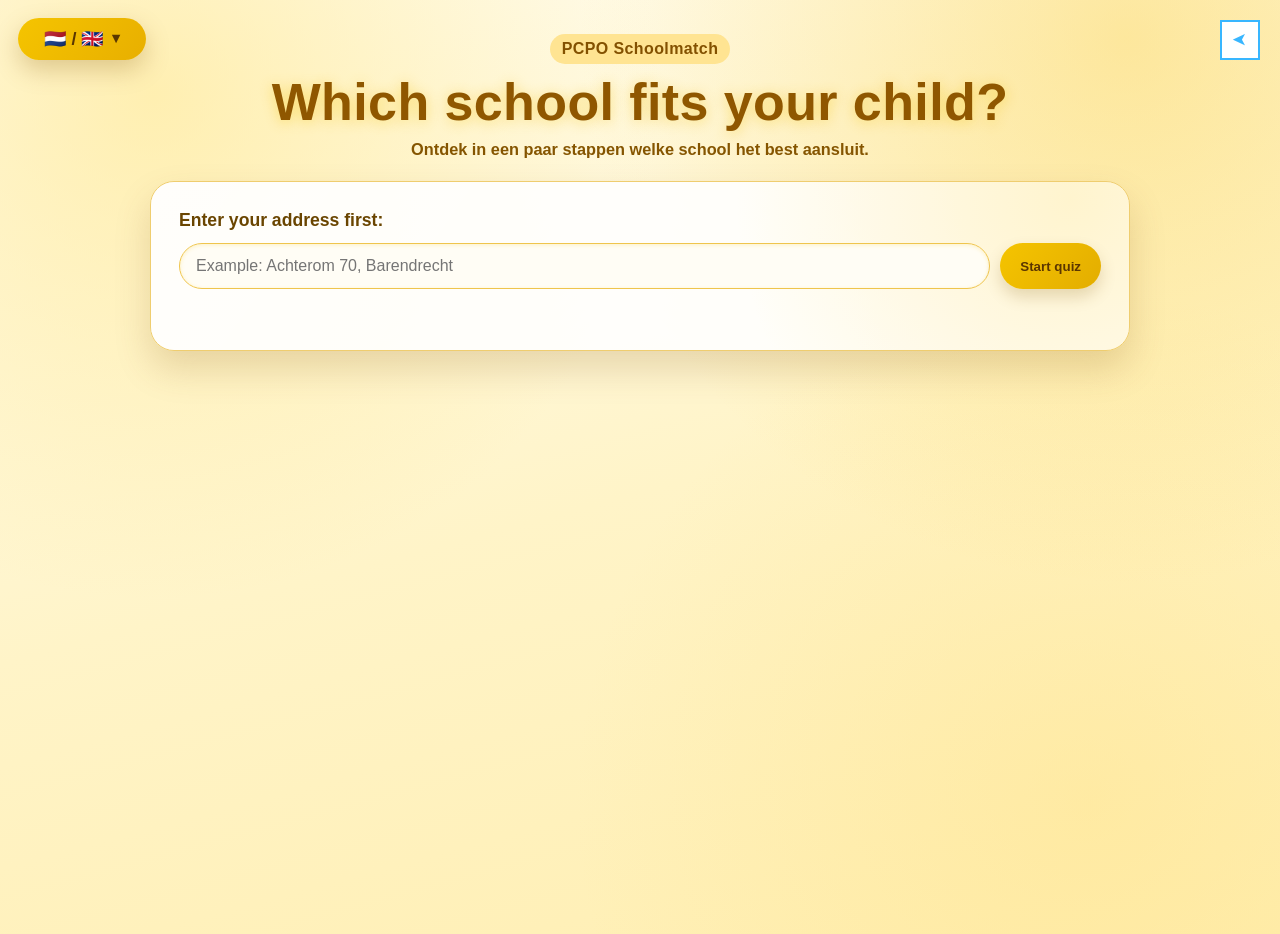
<file: pagina2.html>
<!DOCTYPE html>
<html lang="nl">
<head>
  <meta charset="UTF-8">
  <meta name="viewport" content="width=device-width, initial-scale=1.0">
  <title>Welke school past bij jouw kind?</title>
  <link rel="stylesheet" href="style.css">
</head>
<body class="quiz-page">
  <button id="menuToggle" aria-label="Open menu">➤</button>

  <nav id="sideMenu">
    <a href="pagina1.html" data-i18n="navSchoolInfo">Schoolinformatie</a>
    <a href="pagina2.html" data-i18n="navSchoolFit">Welke school past bij jouw kind?</a>
    <a href="pagina3.html" data-i18n="navSchools">Onze scholen</a>
    <a href="pagina4.html" data-i18n="navContact">Contact</a>
    <a href="index.html" style="padding: 40px; display:block;" data-i18n="navHome">Home</a>
  </nav>

  <div class="translate-controls" id="translateControls">
    <button id="languageToggle" class="language-toggle" type="button" aria-expanded="false" aria-controls="languageMenu" aria-label="Kies een taal">
      <span id="languageToggleFlag">🇳🇱 / 🇳🇱</span>
    </button>
    <div id="languageMenu" class="language-menu" hidden>
      <button type="button" data-language-option="nl">🇳🇱 NL</button>
      <button type="button" data-language-option="en">🇬🇧 EN</button>
      <button type="button" data-language-option="de">🇩🇪 DE</button>
      <button type="button" data-language-option="fr">🇫🇷 FR</button>
      <button type="button" data-language-option="es">🇪🇸 ES</button>
    </div>
    <label for="languageSelect" class="sr-only" data-i18n="translateLabel">Vertaal de hele pagina:</label>
    <select id="languageSelect" aria-label="Kies een taal" class="sr-only">
      <option value="nl">Nederlands</option>
      <option value="en">English</option>
      <option value="de">Deutsch</option>
      <option value="fr">Français</option>
      <option value="es">Español</option>
    </select>
  </div>

  <main class="quiz-wrapper">
    <header class="quiz-header">
      <p class="quiz-kicker">PCPO Schoolmatch</p>
      <h1 data-i18n="quizTitle">welke school past bij jouw kind?</h1>
      <p class="quiz-subtitle">Ontdek in een paar stappen welke school het best aansluit.</p>
    </header>

    <section class="quiz-card" aria-live="polite">
      <div id="quizIntro" class="quiz-intro">
        <label for="quizAddressInput" data-i18n="quizAddressLabel">Vul eerst je adres in:</label>
        <div class="quiz-address-row">
          <input id="quizAddressInput" type="text" data-i18n-placeholder="quizAddressPlaceholder" placeholder="Bijvoorbeeld: Achterom 70, Barendrecht">
          <button id="quizAddressStart" type="button" data-i18n="quizAddressButton">Start quiz</button>
        </div>
        <p id="quizAddressStatus" class="quiz-address-status"></p>
      </div>

      <div id="quizQuestionWrap" hidden>
        <p class="quiz-progress" id="quizProgress">Vraag 1 van 9</p>
        <h2 id="quizQuestion">Laden...</h2>
        <div id="quizOptions" class="quiz-options"></div>
      </div>

      <div id="quizResults" class="quiz-results" hidden>
        <h2 data-i18n="quizResultsTitle">Ranglijst best passende scholen</h2>
        <p class="quiz-top-match" id="quizTopMatch"></p>
        <ol id="quizRanking"></ol>
        <a id="quizReadMoreLink" href="pagina3.html" class="quiz-read-more-link"></a>
        <button id="restartQuiz" type="button" data-i18n="quizRestart">Quiz opnieuw doen</button>
      </div>
    </section>
  </main>

  <script src="app.js"></script>
</body>
</html>
</file>
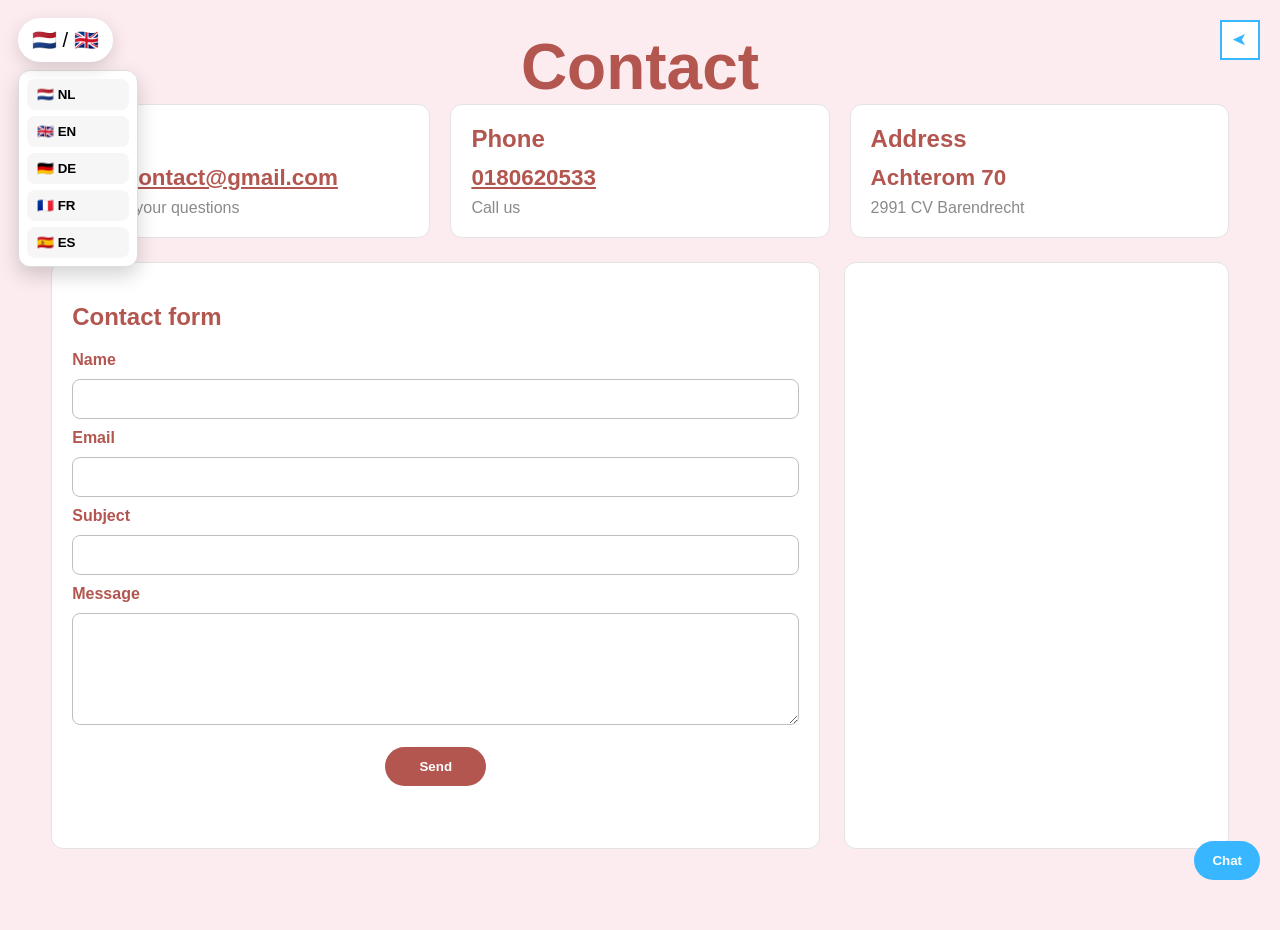
<file: pagina4.html>
<!DOCTYPE html>
<html lang="nl">
<head>
  <meta charset="UTF-8">
  <meta name="viewport" content="width=device-width, initial-scale=1.0">
  <title>Contact</title>
  <link rel="stylesheet" href="style.css">
</head>
<body class="contact-page">
  <button id="menuToggle" aria-label="Open menu">➤</button>

  <nav id="sideMenu">
    <a href="pagina1.html" data-i18n="navSchoolInfo">Schoolinformatie</a>
    <a href="pagina2.html" data-i18n="navSchoolFit">Welke school past bij jouw kind?</a>
    <a href="pagina3.html" data-i18n="navSchools">Onze scholen</a>
    <a href="pagina4.html" data-i18n="navContact">Contact</a>
    <a href="index.html" style="padding: 40px; display:block;" data-i18n="navHome">Home</a>
  </nav>

  <main class="contact-wrapper">
    <header class="contact-header">
      <h1 data-i18n="pageTitle">Contact</h1>
      <div class="translate-controls" id="translateControls">
        <button id="languageToggle" class="language-toggle" type="button" aria-expanded="false" aria-controls="languageMenu" aria-label="Kies een taal" data-i18n-aria-label="translateAria">
          <span id="languageToggleFlag">🇳🇱</span>
        </button>
        <div id="languageMenu" class="language-menu" hidden>
          <button type="button" data-language-option="nl">🇳🇱 NL</button>
          <button type="button" data-language-option="en">🇬🇧 EN</button>
          <button type="button" data-language-option="de">🇩🇪 DE</button>
          <button type="button" data-language-option="fr">🇫🇷 FR</button>
          <button type="button" data-language-option="es">🇪🇸 ES</button>
        </div>
        <label for="languageSelect" class="sr-only" data-i18n="translateLabel">Vertaal de hele pagina:</label>
        <select id="languageSelect" aria-label="Kies een taal" class="sr-only" data-i18n-aria-label="translateAria">
          <option value="nl">Nederlands</option>
          <option value="en">English</option>
          <option value="de">Deutsch</option>
          <option value="fr">Français</option>
          <option value="es">Español</option>
        </select>
      </div>
    </header>

    <section class="contact-cards" aria-label="Contactinformatie">
      <article class="contact-card">
        <h2 data-i18n="emailTitle">E-mail</h2>
        <p><a href="mailto:pcpocontact@gmail.com">pcpocontact@gmail.com</a></p>
        <span data-i18n="emailText">Mail ons je vragen</span>
      </article>

      <article class="contact-card">
        <h2 data-i18n="phoneTitle">Telefoon</h2>
        <p><a href="tel:0180620533">0180620533</a></p>
        <span data-i18n="phoneText">Bel ons</span>
      </article>

      <article class="contact-card">
        <h2 data-i18n="addressTitle">Adres</h2>
        <p>Achterom 70</p>
        <span>2991 CV Barendrecht</span>
      </article>
    </section>

    <section class="contact-grid">
      <div class="contact-form-box">
        <h2 data-i18n="formTitle">Contactformulier</h2>
        <form id="contactForm">
          <label for="name" data-i18n="labelName">Naam</label>
          <input id="name" name="name" required>

          <label for="email" data-i18n="labelEmail">E-mail</label>
          <input id="email" name="email" type="email" required>

          <label for="subject" data-i18n="labelSubject">Onderwerp</label>
          <input id="subject" name="subject" required>

          <label for="message" data-i18n="labelMessage">Bericht</label>
          <textarea id="message" name="message" rows="5" required></textarea>

          <button id="contactSubmit" type="submit" data-i18n="submit">Verzenden</button>
          <p id="formFeedback" class="form-feedback" aria-live="polite"></p>
        </form>
      </div>

      <aside class="contact-side">
        <iframe
          title="Kaart van PCPO"
          src="https://www.google.com/maps?q=Achterom+70+Barendrecht&output=embed"
          loading="lazy"
          referrerpolicy="no-referrer-when-downgrade">
        </iframe>
      </aside>
    </section>
  </main>

  <button id="chatToggle" class="chat-toggle" aria-expanded="false" aria-controls="chatbotPanel">Chat</button>

  <section id="chatbotPanel" class="chatbot" aria-live="polite" hidden>
    <div class="chat-header">
      <h3 data-i18n="chatTitle">PCPO Chatbot</h3>
      <button id="chatClose" type="button" aria-label="Chat sluiten">✕</button>
    </div>

    <p class="chat-status" id="chatStatus" data-i18n="chatStatus">Online • We reageren direct</p>

    <div id="chatMessages" class="chat-messages"></div>

    <div class="chat-quick-actions" id="chatQuickActions">
      <button type="button" data-question-key="qaEmail" data-i18n="qaEmail">E-mailadres</button>
      <button type="button" data-question-key="qaPhone" data-i18n="qaPhone">Telefoon</button>
      <button type="button" data-question-key="qaAddress" data-i18n="qaAddress">Adres</button>
      <button type="button" data-question-key="qaContact" data-i18n="qaContact">Contact opnemen</button>
    </div>

    <form id="chatForm" class="chat-form">
      <input id="chatInput" autocomplete="off" required>
      <button id="chatSend" type="submit" data-i18n="chatSend">Verstuur</button>
    </form>

    <button id="chatReset" class="chat-reset" type="button" data-i18n="chatReset">Chat legen</button>
  </section>

  <script src="app.js"></script>
  <script src="chat.js"></script>
</body>
</html>
</file>
<file: style.css>
/* Reset */
:root {
  --pcpo-red: #38B6FF;
  --pcpo-yellow: #F5C400;
}

*,
*::before,
*::after {
  box-sizing: border-box;
}

body {
  margin: 0;
  font-family: Arial, sans-serif;
  background-image: url('images/wat-is-pcpo.png');
  background-size: cover;
  background-position: center 30%;
  background-repeat: no-repeat;
  min-height: 100vh;
}
.pagina1-car {
  position: fixed;
  left: 14vw;
  top: 92vh;
  width: clamp(180px, 24vw, 360px);
  height: auto;
  z-index: 20;
  pointer-events: none;
  animation: drive-roundabout 14s linear infinite;
  transform-origin: center center;
}

/*@keyframes drive-roundabout {
  0% {
    left: 11vw;
    bottom: 12vh;
    transform: rotate(-10deg);
    opacity: 1;
  }
  70% {
    left: 11vw;
    bottom: 12vh;
    transform: rotate(-10deg);
    opacity: 1;
  }
  90% {
    left: 17vw;
    top: 51vh;
    transform: rotate(-30deg);
    opacity: 0;
  
  }
}*/
.pagina1-page {
  background-image: url('images/PCPO.rotonde.png');
  background-size: 160vh;
  background-position: 0% 0%;
  background-repeat: no-repeat;
}
.video-section {
  margin: -13px 0 0 4.25vw;
  width: fit-content;
  display: flex;
  flex-direction: column;
  align-items: flex-start;
}

.video-section__title {
  margin: 12px 0 0;
  color: #ff0000;
  font-size: clamp(30px, 3vw, 48px);
}
.video-cube {
  position: relative;
  width: clamp(200px, 20vw, 409px);
  aspect-ratio: 1 / 1;
  z-index: 10;
  border: 0px solid rgba(255, 255, 255, 0.65);
  border-radius: 0px;
  padding: 0;
  background: transparent;
  cursor: pointer;
  overflow: hidden;
  box-shadow: 0 0px 0px rgba(0, 0, 0, 0.45);
}

.video-cube__thumbnail {
  width: 90%;
  height: 90%;
  object-fit: cover;
  display: block;
}

.video-cube__play {
  position: absolute;
  top: 50%;
  left: 50%;
  transform: translate(-50%, -50%);
  width: 64px;
  height: 64px;
  display: inline-flex;
  align-items: center;
  justify-content: center;
  border-radius: 50%;
  background: rgba(0, 0, 0, 0.55);
  color: #fff;
  font-size: 30px;
  border: 2px solid rgba(255, 255, 255, 0.75);
}

.video-cube:focus-visible,
.video-modal__close:focus-visible {
  outline: 4px solid var(--pcpo-yellow);
  outline-offset: 4px;
}

.video-modal {
  position: fixed;
  inset: 0;
  display: none;
  align-items: center;
  justify-content: center;
  background: rgba(0, 0, 0, 0.85);
  z-index: 1200;
  padding: 20px;
}

.video-modal.open {
  display: flex;
}

.video-modal__frame {
  width: min(96vw, 1400px);
  aspect-ratio: 16 / 9;
  height: auto;
  max-height: 92vh;
  border: 0;
}

.video-modal__close {
  position: absolute;
  top: 18px;
  right: 18px;
  width: 44px;
  height: 44px;
  border: 0;
  border-radius: 50%;
  background: #fff;
  color: #000000;
  font-size: 24px;
  line-height: 1;
  cursor: pointer;
}

/* MENU TOGGLE */
#menuToggle {
  position: fixed;
  top: 20px;
  right: 20px;
  width: 40px;
  height: 40px;
  border: 2px solid var(--pcpo-red);
  background: white;
  color: var(--pcpo-red);
  cursor: pointer;
  font-size: 18px;
  transition: transform 0.3s ease, right 0.3s ease;
  z-index: 1000;
  transform: rotate(180deg);
  display: flex;
  align-items: center;
  justify-content: center;
}

#menuToggle.open {
  transform: rotate(0deg);
  right: 280px;
}

/* SIDE MENU – FULL HEIGHT */
#sideMenu {
  position: fixed;
  top: 0;
  right: -280px;
  width: 260px;
  height: 100vh;
  background: var(--pcpo-red);
  border-radius: 35px 35px 0 0;
  padding-top: 70px;
  transition: right 0.3s ease;
  box-shadow: -4px 0 15px rgba(0,0,0,0.3);
  overflow: hidden;
  z-index: 9999;
}

#sideMenu::before {
  content: "";
  position: absolute;
  top: 70px;
  left: 0;
  right: 0;
  bottom: 0;
  background: white;
  border-radius: 0;
  z-index: 0;
}

#sideMenu.open {
  right: 0;
}

#sideMenu a {
  position: relative;
  z-index: 1;
  display: block;
  margin: 16px 20px;
  padding: 16px 0;
  background: var(--pcpo-red);
  color: white;
  text-decoration: none;
  text-align: center;
  font-weight: bold;
  font-size: 20px;
  border-radius: 30px;
  border: none;
}

/* Slideshow container */
.slideshow-container {
  max-width: 600px;
  margin: 100px auto 0;
  position: relative;
}

.slide {
  display: none;
}

.slide img {
  width: 100%;
  border: clamp(12px, 5vw, 40px) solid var(--pcpo-yellow);
  border-radius: 8px;
}

.welcome-title {
  margin-top: 100px;
  margin-bottom: 20px;
  text-align: center;
  color: var(--pcpo-yellow);
  font-size: 72px;
  font-weight: bold;
}

.fade {
  animation: fadeEffect 2s;
}

@keyframes fadeEffect {
  0% { opacity: 0; }
  10% { opacity: 1; }
  33% { opacity: 1; }
  43% { opacity: 0; }
  100% { opacity: 0; }
}
.slideshow-container2 {
  max-width: 1190px;
  margin: 90px auto 0;
  position: cover;
}

.slide {
  display: none;
}

.slide img {
  width: 100%;
  border: clamp(00px, 0vw, 0px) solid var(--pcpo-red);
  border-radius: 0px;
}

.welcome-title {
  margin-top: 0px;
  margin-bottom: 20px;
  text-align: center;
  color: var(--pcpo-yellow);
  font-size: 72px;
  font-weight: bold;
}

.fade {
  animation: fadeEffect 2s;
}

@keyframes fadeEffect {
  0% { opacity: 0; }
  10% { opacity: 1; }
  33% { opacity: 1; }
  43% { opacity: 0; }
  100% { opacity: 0; }
}

@media (max-width: 767px) {
  body.index-page {
    background-image: url('images/telefoon-achtergrond-index.html.jpg') !important;
  }

  body.pagina1-page {
    background-image: url('images/telefoon-pagina1.jpg') !important;
  }

  body[data-device="phone"] .video-section {
    margin: 18vh auto 0;
    width: 90vw;
    align-items: center;
    text-align: center;
    gap: 14px;
  }

  body[data-device="phone"] .video-cube {
    width: min(72vw, 310px);
    margin: 0 auto;
  }

  body[data-device="phone"] .video-cube__thumbnail {
    width: 100%;
    height: auto;
  }

  body[data-device="phone"] .video-section__title {
    font-size: clamp(28px, 9vw, 52px);
  }

  body[data-device="phone"] .top-overlay-image {
    top: 90px !important;
    width: 94vw !important;
    height: clamp(240px, 38vh, 420px) !important;
    background-size: contain !important;
    background-position: center top !important;
  }
}

@media (min-width: 768px) and (max-width: 1199px) {
  body.index-page {
    background-image: url('images/index.achtergrond-beeldschermgroote2.jpg') !important;
  }

  body.pagina1-page {
    background-image: url('images/PCPO.rotonde.png') !important;
    background-position: 8% 0% !important;
    background-size: 150vh !important;
  }

  body[data-device="tablet"] .video-section {
    margin: 10vh 0 0 6vw;
    width: fit-content;
    align-items: flex-start;
    gap: 10px;
  }

  body[data-device="tablet"] .video-cube {
    width: clamp(240px, 34vw, 360px);
  }

  body[data-device="tablet"] .video-section__title {
    font-size: clamp(34px, 4.5vw, 54px);
  }

  body[data-device="tablet"] .top-overlay-image {
    top: 190px !important;
    width: min(92vw, 1050px) !important;
    height: clamp(320px, 50vh, 620px) !important;
  }
}

@media (min-width: 1200px) {
  body.index-page {
    background-image: url('images/achtergrond.jpg') !important;
  }

  body.pagina1-page {
    background-image: url('images/PCPO.rotonde.png') !important;
    background-position: 0% 0% !important;
    background-size: 160vh !important;
  }

  body[data-device="laptop"] .video-section {
    margin: -13px 0 0 4.25vw;
  }

  body[data-device="laptop"] .video-cube {
    width: clamp(200px, 20vw, 409px);
  }

  body[data-device="laptop"] .video-section__title {
    font-size: clamp(30px, 3vw, 48px);
  }

  body[data-device="laptop"] .top-overlay-image {
    top: 300px !important;
    width: min(92vw, 1100px) !important;
    height: clamp(220px, 55vh, 700px) !important;
  }

  #sideMenu {
    width: calc(20hv + 10px);
    right: -360px;
  }

  #sideMenu a {
    font-size: 22px;
  }
}

.top-overlay-image {
  position: absolute;
  top: 300px;
  left: 50%;
  width: min(92vw, 1100px);
  height: clamp(220px, 55vh, 700px);
  transform: translateX(-50%);
  background-image: url('images/text.achtergrond.png');
  background-size: contain;
  background-position: center top;
  background-repeat: no-repeat;
  z-index: 3000;
  pointer-events: none;
}

/* Contact page */
.contact-page {
  background: #fcecef;
  color: #b2564f;
}

.contact-wrapper {
  width: min(1200px, 92vw);
  margin: 30px auto 60px;
}

.contact-header h1 {
  text-align: center;
  font-size: clamp(2.2rem, 5vw, 4rem);
  margin: 0;
}

.translate-controls {
  position: fixed;
  top: 18px;
  left: 18px;
  z-index: 3200;
}

.language-toggle {
  border: 0;
  background: #fff;
  border-radius: 999px;
  padding: 10px 14px;
  font-size: 20px;
  box-shadow: 0 6px 18px rgba(0, 0, 0, 0.15);
  cursor: pointer;
}

.language-menu {
  margin-top: 8px;
  background: #fff;
  border: 1px solid #ddd;
  border-radius: 12px;
  padding: 8px;
  display: grid;
  gap: 6px;
  min-width: 120px;
  box-shadow: 0 8px 20px rgba(0, 0, 0, 0.18);
}

.language-menu button {
  border: 0;
  background: #f6f6f6;
  border-radius: 8px;
  padding: 8px 10px;
  text-align: left;
  cursor: pointer;
  font-weight: 700;
}

.language-menu button:hover {
  background: #ececec;
}

.sr-only {
  position: absolute;
  width: 1px;
  height: 1px;
  padding: 0;
  margin: -1px;
  overflow: hidden;
  clip: rect(0, 0, 0, 0);
  white-space: nowrap;
  border: 0;
}

.contact-cards {
  display: grid;
  grid-template-columns: repeat(3, 1fr);
  gap: 20px;
}

.contact-card,
.contact-form-box,
.contact-side {
  background: white;
  border: 1px solid #e3e3e3;
  border-radius: 12px;
  padding: 20px;
}

.contact-card h2 {
  margin: 0 0 12px;
}

.contact-card p {
  margin: 0;
  font-size: 1.4rem;
  font-weight: 700;
}

.contact-card a {
  color: inherit;
}

.contact-card span {
  display: block;
  margin-top: 8px;
  color: #8a8a8a;
}

.contact-grid {
  margin-top: 24px;
  display: grid;
  grid-template-columns: 2fr 1fr;
  gap: 24px;
}

#contactForm {
  display: grid;
  gap: 10px;
}

#contactForm label {
  font-weight: 700;
}

#contactForm input,
#contactForm textarea {
  width: 100%;
  border: 1px solid #bfbfbf;
  border-radius: 8px;
  padding: 10px;
  font: inherit;
}

#contactForm button {
  justify-self: center;
  margin-top: 12px;
  background: #b2564f;
  color: white;
  border: 0;
  border-radius: 999px;
  font-weight: 700;
  padding: 12px 34px;
  cursor: pointer;
}

.contact-side iframe {
  width: 100%;
  min-height: 280px;
  border: 0;
  border-radius: 10px;
}

.chat-toggle {
  position: fixed;
  right: 20px;
  bottom: 20px;
  z-index: 3000;
  border: 0;
  border-radius: 999px;
  padding: 12px 18px;
  font-weight: 700;
  background: #38B6FF;
  color: white;
  cursor: pointer;
}

.chatbot {
  position: fixed;
  right: 20px;
  bottom: 74px;
  width: min(360px, 92vw);
  background: white;
  border: 1px solid #ddd;
  border-radius: 12px;
  box-shadow: 0 8px 24px rgba(0, 0, 0, 0.15);
  z-index: 3000;
  padding: 12px;
}

.chat-header {
  display: flex;
  align-items: center;
  justify-content: space-between;
  gap: 10px;
  margin-bottom: 8px;
}

.chat-header h3 {
  margin: 0;
}

#chatClose {
  border: 0;
  background: #f4f4f4;
  width: 32px;
  height: 32px;
  border-radius: 50%;
  cursor: pointer;
}

.chat-status {
  margin: 0 0 10px;
  color: #6f6f6f;
  font-size: 0.9rem;
}

.chat-messages {
  height: 220px;
  overflow-y: auto;
  border: 1px solid #eee;
  border-radius: 8px;
  padding: 10px;
  margin-bottom: 10px;
  background: #fcfcfc;
}

.chat-messages p {
  margin: 0 0 8px;
  padding: 8px 10px;
  border-radius: 8px;
  max-width: 94%;
  line-height: 1.35;
}

.chat-messages .user {
  margin-left: auto;
  background: #e8f6ff;
}

.chat-messages .bot {
  background: #f4f4f4;
}

.chat-messages .typing {
  font-style: italic;
  color: #777;
}

.chat-quick-actions {
  display: flex;
  flex-wrap: wrap;
  gap: 6px;
  margin-bottom: 10px;
}

.chat-quick-actions button {
  border: 1px solid #d7d7d7;
  background: #fff;
  border-radius: 999px;
  padding: 6px 10px;
  font-size: 0.8rem;
  cursor: pointer;
}

.chat-form {
  display: flex;
  gap: 8px;
}

.chat-form input {
  flex: 1;
  border: 1px solid #bfbfbf;
  border-radius: 8px;
  padding: 8px;
}

.chat-form button,
.chat-reset {
  border: 0;
  border-radius: 8px;
  background: #38B6FF;
  color: #fff;
  padding: 8px 10px;
  cursor: pointer;
}

.chat-reset {
  margin-top: 8px;
  width: 100%;
}

@media (max-width: 900px) {
  .contact-cards,
  .contact-grid {
    grid-template-columns: 1fr;
  }

  .chatbot {
    right: 12px;
    bottom: 68px;
    width: min(95vw, 420px);
  }

  .chat-toggle {
    right: 12px;
    bottom: 12px;
  }
}

/* Quiz page */
.quiz-page {
  background:
    radial-gradient(circle at 12% 10%, rgba(255, 229, 130, 0.55), transparent 36%),
    radial-gradient(circle at 88% 4%, rgba(250, 205, 60, 0.4), transparent 38%),
    radial-gradient(circle at 85% 86%, rgba(255, 222, 120, 0.32), transparent 38%),
    linear-gradient(165deg, #fffdf3 0%, #fff4c8 52%, #ffeeb0 100%);
  color: #6a4500;
}

.quiz-page .translate-controls {
  position: fixed;
  top: 18px;
  left: 18px;
  z-index: 3300;
}

.quiz-page .language-toggle {
  min-width: 128px;
  border: 0;
  background: linear-gradient(130deg, #f5c400, #e8af00);
  color: #5a3700;
  border-radius: 999px;
  padding: 10px 16px;
  font-size: 18px;
  font-weight: 800;
  box-shadow: 0 10px 24px rgba(132, 86, 0, 0.26);
  cursor: pointer;
  display: inline-flex;
  align-items: center;
  justify-content: center;
  gap: 8px;
}

.quiz-page .language-toggle::after {
  content: "▾";
  font-size: 15px;
  transform: translateY(-1px);
  transition: transform 0.2s ease;
}

.quiz-page .language-toggle[aria-expanded="true"]::after {
  transform: rotate(180deg) translateY(1px);
}

.quiz-page .language-menu {
  margin-top: 10px;
  background: rgba(255, 255, 255, 0.96);
  border: 1px solid #f0c14b;
  border-radius: 14px;
  padding: 8px;
  display: none;
  gap: 6px;
  min-width: 128px;
  box-shadow: 0 12px 26px rgba(120, 76, 0, 0.26);
}

.quiz-page .language-menu.is-open {
  display: grid;
}

.quiz-page .language-menu button {
  border: 0;
  background: #fff7d9;
  border-radius: 10px;
  padding: 8px 10px;
  text-align: left;
  cursor: pointer;
  font-weight: 700;
  color: #724b00;
}

.quiz-page .language-menu button:hover {
  background: #ffeeba;
}

.quiz-wrapper {
  width: min(980px, 92vw);
  margin: 34px auto 68px;
}

.quiz-header {
  text-align: center;
  margin-bottom: 22px;
}

.quiz-header h1 {
  margin: 0;
  font-size: clamp(2rem, 4.4vw, 3.25rem);
  color: #8f5700;
  text-transform: none;
  letter-spacing: 0.4px;
  text-shadow: 0 2px 14px rgba(245, 196, 0, 0.45);
}

.quiz-kicker {
  margin: 0 0 8px;
  display: inline-block;
  padding: 6px 12px;
  border-radius: 999px;
  background: #ffe492;
  color: #835100;
  font-weight: 800;
  letter-spacing: 0.4px;
}

.quiz-subtitle {
  margin: 8px 0 0;
  color: #855500;
  font-weight: 600;
  font-size: 1.02rem;
}

.quiz-card {
  position: relative;
  overflow: hidden;
  background: rgba(255, 255, 255, 0.9);
  border: 1px solid #efcd6f;
  border-radius: 24px;
  padding: 28px;
  box-shadow: 0 18px 36px rgba(122, 74, 0, 0.18);
}

.quiz-card::before {
  content: "";
  position: absolute;
  inset: 0;
  background:
    linear-gradient(125deg, rgba(255, 255, 255, 0.45), transparent 38%),
    radial-gradient(circle at 94% 10%, rgba(255, 230, 140, 0.38), transparent 36%);
  pointer-events: none;
}

.quiz-card > * {
  position: relative;
  z-index: 1;
}

.quiz-intro label {
  display: block;
  font-weight: 800;
  margin-bottom: 12px;
  font-size: 1.1rem;
}

.quiz-address-row {
  display: grid;
  grid-template-columns: 1fr auto;
  gap: 10px;
}

#quizAddressInput {
  width: 100%;
  border: 1px solid #efc54d;
  border-radius: 999px;
  padding: 13px 16px;
  background: #fffdf5;
  box-shadow: inset 0 1px 4px rgba(245, 196, 0, 0.2);
  font: inherit;
}

#quizAddressInput:focus-visible {
  outline: 3px solid rgba(244, 190, 36, 0.35);
}

#quizAddressStart,
#restartQuiz,
.quiz-read-more-link {
  border: 0;
  border-radius: 999px;
  font-weight: 800;
  cursor: pointer;
  transition: transform 0.16s ease, box-shadow 0.16s ease, background-color 0.16s ease;
}

#quizAddressStart {
  background: linear-gradient(130deg, #f5c400, #e3ad00);
  color: #5b3600;
  padding: 11px 20px;
  box-shadow: 0 8px 16px rgba(126, 84, 0, 0.2);
}

.quiz-address-status {
  min-height: 22px;
  margin: 11px 0 0;
  font-size: 0.95rem;
  font-weight: 600;
  color: #8a5600;
}

.quiz-progress {
  margin: 0 0 12px;
  display: inline-block;
  background: linear-gradient(120deg, #ffe89a, #ffd95e);
  color: #774a00;
  padding: 7px 13px;
  border-radius: 999px;
  font-weight: 800;
  box-shadow: 0 5px 12px rgba(164, 104, 0, 0.16);
}

#quizQuestion {
  margin: 2px 0 0;
  font-size: clamp(1.35rem, 2.6vw, 1.85rem);
  color: #613d00;
}

.quiz-options {
  display: grid;
  gap: 11px;
  margin-top: 20px;
}

.quiz-option {
  border: 1px solid #efc54d;
  border-radius: 14px;
  padding: 13px 15px;
  background: #fff8de;
  font-weight: 700;
  color: #663f00;
  text-align: left;
  cursor: pointer;
  transition: transform 0.16s ease, background-color 0.16s ease, box-shadow 0.16s ease;
}

.quiz-option:hover,
.quiz-option:focus-visible {
  background: #ffefbc;
  transform: translateY(-2px);
  box-shadow: 0 8px 16px rgba(122, 74, 0, 0.18);
  outline: none;
}

.quiz-results h2 {
  margin: 0 0 10px;
  color: #6a4400;
}

.quiz-top-match {
  margin: 0 0 12px;
  font-weight: 800;
  color: #8a5600;
  background: #fff5cf;
  border: 1px solid #f2cf70;
  border-radius: 12px;
  padding: 10px 12px;
}

#quizRanking {
  margin: 0;
  padding-left: 24px;
}

#quizRanking li {
  margin: 8px 0;
  font-weight: 700;
  color: #5b3700;
}

.quiz-read-more-link {
  display: inline-block;
  margin-top: 14px;
  text-decoration: none;
  background: linear-gradient(130deg, #0e7cc3, #13a3c6);
  color: #ffffff;
  padding: 13px 22px;
  box-shadow: 0 10px 18px rgba(14, 108, 171, 0.28);
  border: 1px solid rgba(255,255,255,0.35);
}

#restartQuiz {
  display: block;
  margin-top: 14px;
  background: linear-gradient(130deg, #f5c400, #e3ad00);
  color: #5b3600;
  padding: 11px 20px;
  box-shadow: 0 8px 16px rgba(126, 84, 0, 0.2);
}

#restartQuiz:hover,
#restartQuiz:focus-visible,
#quizAddressStart:hover,
#quizAddressStart:focus-visible,
.quiz-read-more-link:hover,
.quiz-read-more-link:focus-visible {
  transform: translateY(-2px);
}

@media (max-width: 700px) {
  .quiz-page .translate-controls {
    top: 70px;
    left: 12px;
  }

  .quiz-card {
    padding: 20px;
    border-radius: 18px;
  }

  .quiz-address-row {
    grid-template-columns: 1fr;
  }

  .quiz-read-more-link,
  #restartQuiz,
  #quizAddressStart {
    width: 100%;
    text-align: center;
  }
}
</file>
